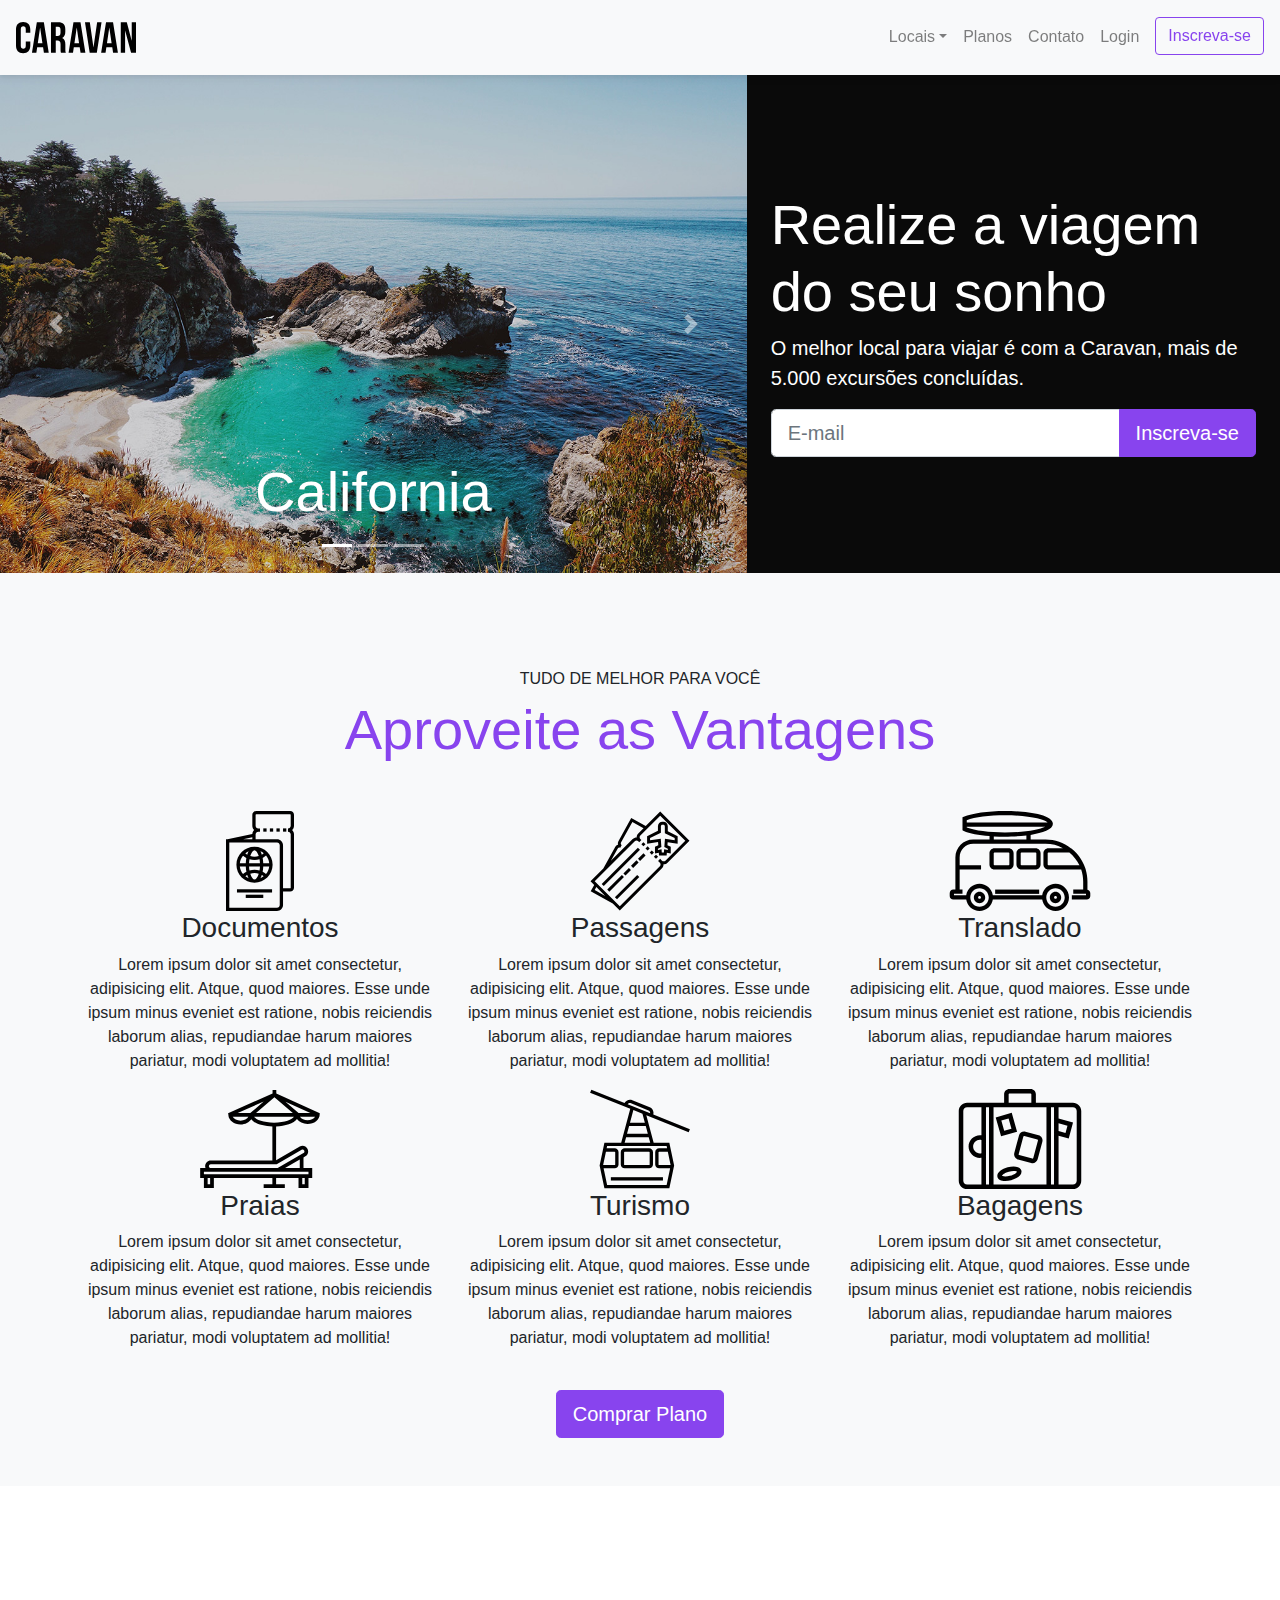
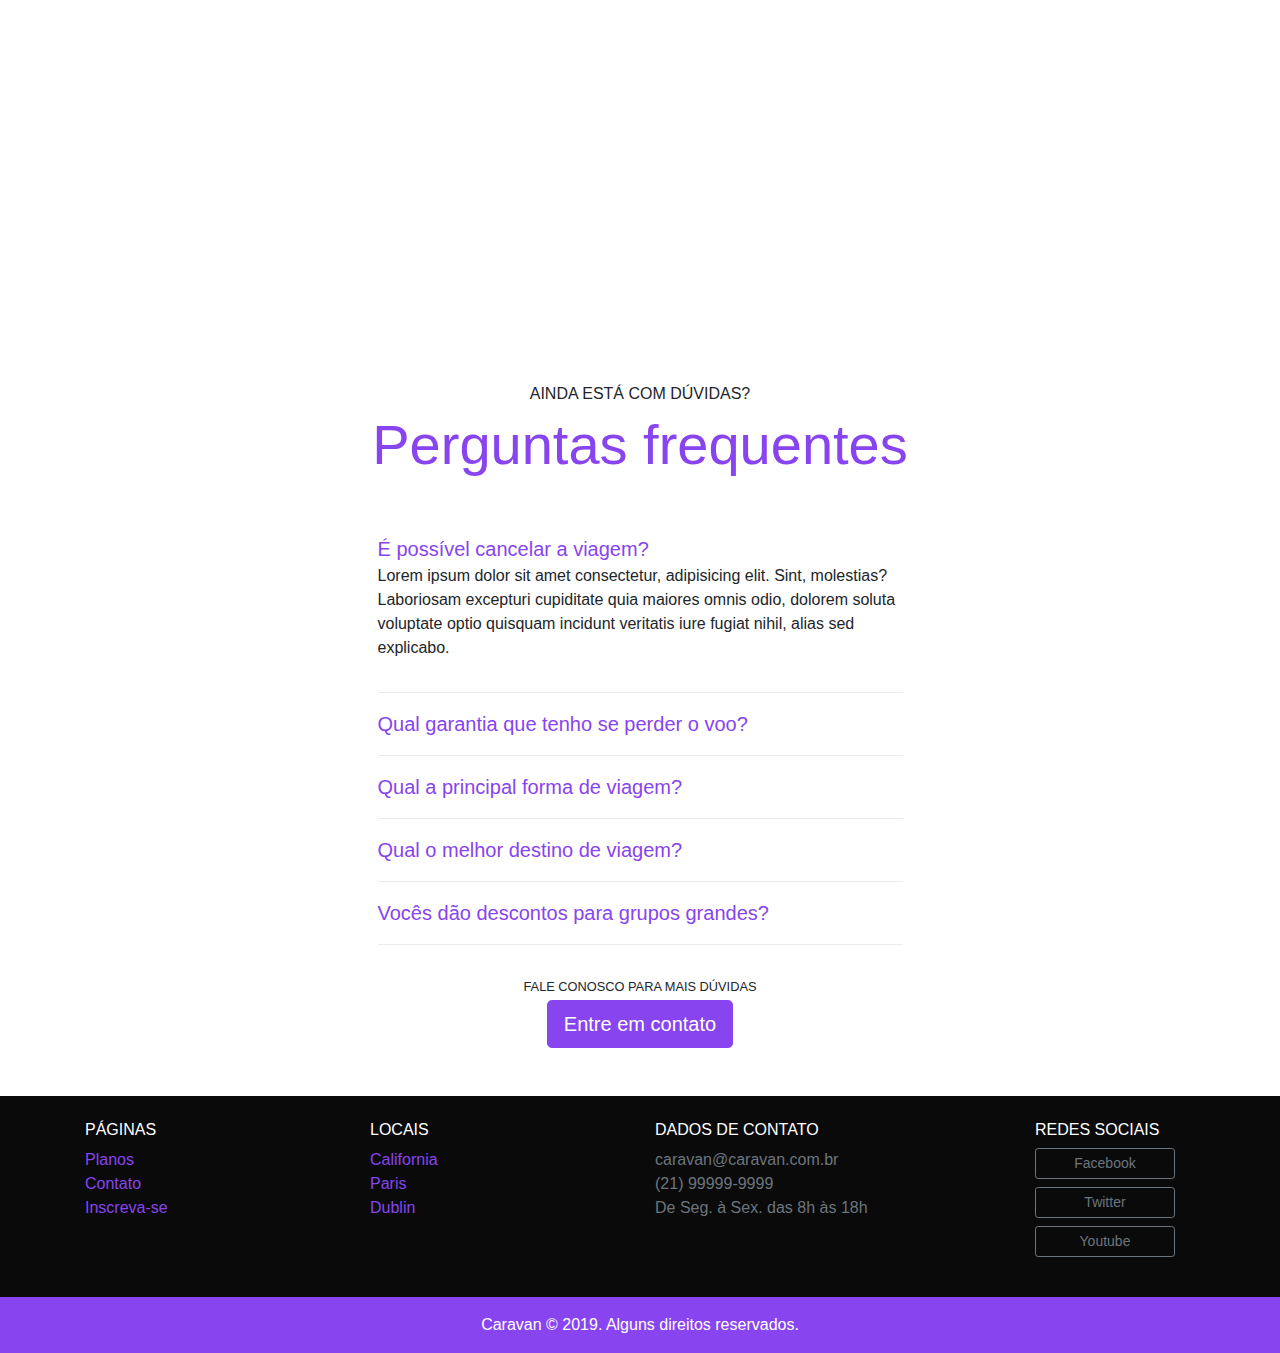
<file: index.html>
<!DOCTYPE html>
<html>
  <head>
    <title>Caravan</title>
    <meta charset="utf-8">
    <meta name="viewport" content="width=device-width, initial-scale=1, shrink-to-fit=no">
    <link rel="stylesheet" href="assets/css/bootstrap.css">
    <link rel="stylesheet" href="assets/css/style.css">
  </head>

  <body>
    <!-- Modal -->
    <div class="modal fade" id="login-modal" tabindex="-1" role="dialog" aria-labelledby="modal-login-titulo" aria-hidden="true">
      <div class="modal-dialog" role="document">
        <div class="modal-content">
          <div class="modal-header">
            <h5 class="modal-title" id="modal-login-titulo">Entre na sua conta</h5>
            <button type="button" class="close" data-dismiss="modal" aria-label="Close">
              <span aria-hidden="true">&times;</span>
            </button>
          </div>
          <div class="modal-body">
            <form>
              <div class="form-group">
                <label for="loginEmail1">Email</label>
                <input type="email" class="form-control" id="loginEmail1">
              </div>
              <div class="form-group">
                <label for="loginSenha">Password</label>
                <input type="password" class="form-control" id="loginSenha">
              </div>
              <button type="submit" class="btn btn-primary">Entrar</button>
              <small class="form-text text-muted">Esqueceu a senha? <a href="#">Clique aqui.</a></small>
            </form>
          </div>
        </div>
      </div>
    </div>
    <!-- Fecha Modal -->
   
    <!-- Inicio Menu -->
    <nav class="navbar navbar-expand-md navbar-light bg-light fixed-top py-3 box-shadow">
      <a class="navbar-brand" href="index.html">
        <img src="assets/img/caravan.svg" alt="Caravan">
      </a>
      
      <button class="navbar-toggler" type="button" data-toggle="collapse" data-target="#navbarSupportedContent" aria-controls="navbarSupportedContent" aria-expanded="false" aria-label="Abrir navegação">
        <span class="navbar-toggler-icon"></span>
      </button>

      <div class="collapse navbar-collapse" id="navbarSupportedContent">
        <ul class="navbar-nav ml-auto">
          <li class="nav-item dropdown">
            <a class="nav-link dropdown-toggle" href="#" id="locaisDropdown" role="button" data-toggle="dropdown" aria-haspopup="true" aria-expanded="false">Locais</a>
            <div class="dropdown-menu" aria-labelledby="locaisDropdown">
              <a class="dropdown-item" href="locais.html">California</a>
              <a class="dropdown-item" href="locais.html">Paris</a>
              <a class="dropdown-item" href="locais.html">Dublin</a>
            </div>
          </li>
          <li class="nav-item">
            <a class="nav-link" href="planos.html">Planos</a>
          </li>
          <li class="nav-item">
            <a class="nav-link" href="contato.html">Contato</a>
          </li>
          <li class="nav-item">
            <a class="nav-link" href="#" data-toggle="modal" data-target="#login-modal">Login</a>
          </li>
          <li class="nav-item">
            <a class="btn btn-outline-primary ml-md-2" href="inscricao.html">Inscreva-se</a>
          </li>
    
        </ul>
      </div>
    </nav>
    <!-- Fim Menu -->

    <section class="container-fluid">
      <div class="row bg-dark text-white">
          <div class="col-lg-7 p-0">
            <div id="carouselCidades" class="carousel slide" data-ride="carousel">
              <ol class="carousel-indicators">
                <li data-target="#carouselCidades" data-slide-to="0" class="active"></li>
                <li data-target="#carouselCidades" data-slide-to="1"></li>
                <li data-target="#carouselCidades" data-slide-to="2"></li>
              </ol>
              <div class="carousel-inner">
                <div class="carousel-item active">
                  <img src="assets/img/california.jpg" class="d-block w-100" alt="California">
                  <div class="carousel-caption">
                    <h3 class="display-4">California</h3>
                  </div>
                </div>
                <div class="carousel-item">
                  <img src="assets/img/paris.jpg" class="d-block w-100" alt="Paris">
                  <div class="carousel-caption">
                    <h3 class="display-4">Paris</h3>
                  </div>
                </div>
                <div class="carousel-item">
                  <img src="assets/img/dublin.jpg" class="d-block w-100" alt="Dublin">
                  <div class="carousel-caption">
                    <h3 class="display-4">Dublin</h3>
                  </div>
                </div>
              </div>
              <a class="carousel-control-prev" href="#carouselCidades" role="button" data-slide="prev">
                <span class="carousel-control-prev-icon" aria-hidden="true"></span>
                <span class="sr-only">Anterior</span>
              </a>
              <a class="carousel-control-next" href="#carouselCidades" role="button" data-slide="next">
                <span class="carousel-control-next-icon" aria-hidden="true"></span>
                <span class="sr-only">Proximo</span>
              </a>
            </div>
          </div>
          
          <div class="col-lg-5 p-4 align-self-center">
            <h1 class="display-4">Realize a viagem do seu sonho</h1>
            <p class="lead">O melhor local para viajar é com a Caravan, mais de 5.000 excursões concluídas.</p>
            <form action="">
              <div class="input-group input-group-lg">
                  <input type="text" class="form-control" placeholder="E-mail" aria-label="E-mail" aria-describedby="button-addon2">
                  <div class="input-group-append">
                    <button class="btn btn-primary" type="button" id="button-addon2">Inscreva-se</button>
                  </div>
              </div>
            </form>
          </div>
      </div>
    </section>

    <section class="py-5 bg-light text-center">
      <div class="container">
        <div class="my-5">
          <span class="h6 uppercase d-block">Tudo de melhor para você</span>
          <h2 class="display-4 text-primary">Aproveite as Vantagens</h2>
        </div>

        <div class="row">
          <div class="col-xl-4 col-md-6">
            <div class="icone d-flex justify-content-center">
              <img src="assets/img/icones/passaporte.svg" alt="Passaporte">
            </div>
            <h3>Documentos</h3>
            <p>Lorem ipsum dolor sit amet consectetur, adipisicing elit. Atque, quod maiores. Esse unde ipsum minus eveniet est ratione, nobis reiciendis laborum alias, repudiandae harum maiores pariatur, modi voluptatem ad mollitia!</p>
          </div>

          <div class="col-xl-4 col-md-6">
            <div class="icone d-flex justify-content-center">
              <img src="assets/img/icones/passagens.svg" alt="Passagens">
            </div>
            <h3>Passagens</h3>
            <p>Lorem ipsum dolor sit amet consectetur, adipisicing elit. Atque, quod maiores. Esse unde ipsum minus eveniet est ratione, nobis reiciendis laborum alias, repudiandae harum maiores pariatur, modi voluptatem ad mollitia!</p>
          </div>

          <div class="col-xl-4 col-md-6">
            <div class="icone d-flex justify-content-center">
              <img src="assets/img/icones/translado.svg" alt="Translado">
            </div>
            <h3>Translado</h3>
            <p>Lorem ipsum dolor sit amet consectetur, adipisicing elit. Atque, quod maiores. Esse unde ipsum minus eveniet est ratione, nobis reiciendis laborum alias, repudiandae harum maiores pariatur, modi voluptatem ad mollitia!</p>
          </div>

          <div class="col-xl-4 col-md-6">
            <div class="icone d-flex justify-content-center">
              <img src="assets/img/icones/praias.svg" alt="Praias">
            </div>
            <h3>Praias</h3>
            <p>Lorem ipsum dolor sit amet consectetur, adipisicing elit. Atque, quod maiores. Esse unde ipsum minus eveniet est ratione, nobis reiciendis laborum alias, repudiandae harum maiores pariatur, modi voluptatem ad mollitia!</p>
          </div>
  
          <div class="col-xl-4 col-md-6">
            <div class="icone d-flex justify-content-center">
              <img src="assets/img/icones/turismo.svg" alt="Turismo">
            </div>
            <h3>Turismo</h3>
            <p>Lorem ipsum dolor sit amet consectetur, adipisicing elit. Atque, quod maiores. Esse unde ipsum minus eveniet est ratione, nobis reiciendis laborum alias, repudiandae harum maiores pariatur, modi voluptatem ad mollitia!</p>
          </div>
  
          <div class="col-xl-4 col-md-6">
            <div class="icone d-flex justify-content-center">
              <img src="assets/img/icones/bagagens.svg" alt="Bagagens">
            </div>
            <h3>Bagagens</h3>
            <p>Lorem ipsum dolor sit amet consectetur, adipisicing elit. Atque, quod maiores. Esse unde ipsum minus eveniet est ratione, nobis reiciendis laborum alias, repudiandae harum maiores pariatur, modi voluptatem ad mollitia!</p>
          </div>
        </div>

        <div>
          <a href="planos.html" class="btn btn-primary btn-lg mt-4">Comprar Plano</a>
        </div>
      </div>
    </section>

    <section id="home-quote" class="p-md-5">
      <blockquote class="blockquote text-center text-white p-md-5 p-3">
        <p class="display-4"><em>"A felicidade não está na estrada que leva a algum lugar. A felicidade é a própria estrada."</em></p>
        <footer class="blockquote-footer text-white">Bob Dylan</footer>
      </blockquote>
    </section>

    <section class="container">
      <div class="container">
        <div class="my-5 text-center">
          <span class="h6 uppercase d-block">Ainda está com dúvidas?</span>
          <h2 class="display-4 text-primary">Perguntas frequentes</h2>
        </div>

        <div class="row justify-content-center">
          <div class="col-md-6" id="perguntas-frequentes" data-children=".pergunta">
            <div class="pergunta py-2">
              <a href="#pergunta-1" class="lead" data-toggle="collapse" data-parent="#perguntas-frequentes" aria-expanded="true" aria-controls="pergunta-1">É possível cancelar a viagem?</a>
              <div id="pergunta-1" class="collapse show" role="tabpanel">
                <p>Lorem ipsum dolor sit amet consectetur, adipisicing elit. Sint, molestias? Laboriosam excepturi cupiditate quia maiores omnis odio, dolorem soluta voluptate optio quisquam incidunt veritatis iure fugiat nihil, alias sed explicabo.</p>
              </div>
            </div>

            <div class="dropdown-divider"></div>

            <div class="pergunta py-2">
              <a href="#pergunta-2" class="lead" data-toggle="collapse" data-parent="#perguntas-frequentes" aria-expanded="true" aria-controls="pergunta-2">Qual garantia que tenho se perder o voo?</a>
              <div id="pergunta-2" class="collapse" role="tabpanel">
                <p>Lorem ipsum dolor sit amet consectetur, adipisicing elit. Sint, molestias? Laboriosam excepturi cupiditate quia maiores omnis odio, dolorem soluta voluptate optio quisquam incidunt veritatis iure fugiat nihil, alias sed explicabo.</p>
              </div>
            </div>

            <div class="dropdown-divider"></div>

            <div class="pergunta py-2">
              <a href="#pergunta-3" class="lead" data-toggle="collapse" data-parent="#perguntas-frequentes" aria-expanded="true" aria-controls="pergunta-3">Qual a principal forma de viagem?</a>
              <div id="pergunta-3" class="collapse" role="tabpanel">
                <p>Lorem ipsum dolor sit amet consectetur, adipisicing elit. Sint, molestias? Laboriosam excepturi cupiditate quia maiores omnis odio, dolorem soluta voluptate optio quisquam incidunt veritatis iure fugiat nihil, alias sed explicabo.</p>
              </div>
            </div>

            <div class="dropdown-divider"></div>

            <div class="pergunta py-2">
              <a href="#pergunta-4" class="lead" data-toggle="collapse" data-parent="#perguntas-frequentes" aria-expanded="true" aria-controls="pergunta-4">Qual o melhor destino de viagem?</a>
              <div id="pergunta-4" class="collapse" role="tabpanel">
                <p>Lorem ipsum dolor sit amet consectetur, adipisicing elit. Sint, molestias? Laboriosam excepturi cupiditate quia maiores omnis odio, dolorem soluta voluptate optio quisquam incidunt veritatis iure fugiat nihil, alias sed explicabo.</p>
              </div>
            </div>

            <div class="dropdown-divider"></div>

            <div class="pergunta py-2">
              <a href="#pergunta-5" class="lead" data-toggle="collapse" data-parent="#perguntas-frequentes" aria-expanded="true" aria-controls="pergunta-45">Vocês dão descontos para grupos grandes?</a>
              <div id="pergunta-5" class="collapse" role="tabpanel">
                <p>Lorem ipsum dolor sit amet consectetur, adipisicing elit. Sint, molestias? Laboriosam excepturi cupiditate quia maiores omnis odio, dolorem soluta voluptate optio quisquam incidunt veritatis iure fugiat nihil, alias sed explicabo.</p>
              </div>
            </div>

            <div class="dropdown-divider"></div>
          </div>
        </div>
      </div>

      <div class="text-center my-4">
        <p class="uppercase small m-1">Fale conosco para mais dúvidas</p>
        <a href="contato" class="btn btn-primary btn-lg">Entre em contato</a>
      </div>
    </section>

    <!-- Inicio Footer -->
    <footer class="bg-dark text-white mt-5">
      <div class="container py-4">
        <div class="row">
          <div class="col-md-3 col-6">
            <h4 class="h6 uppercase">Páginas</h4>
            <ul class="list-unstyled">
              <li><a href="planos.html">Planos</a></li>
              <li><a href="contato.html">Contato</a></li>
              <li><a href="inscricao.html">Inscreva-se</a></li>
            </ul>
          </div>

          <div class="col-md-3 col-6">
            <h4 class="h6 uppercase">Locais</h4>
            <ul class="list-unstyled">
              <li><a href="local.html">California</a></li>
              <li><a href="local.html">Paris</a></li>
              <li><a href="local.html">Dublin</a></li>
            </ul>
          </div>

          <div class="col-md-4">
            <h4 class="h6 uppercase">Dados de contato</h4>
            <ul class="list-unstyled text-secondary">
              <li>caravan@caravan.com.br</li>
              <li>(21) 99999-9999</li>
              <li>De Seg. à Sex. das 8h às 18h</li>
            </ul>
          </div>

          <div class="col-md-2">
            <h4 class="h6 uppercase">Redes sociais</h4>
            <ul class="list-unstyled">
              <li><a href="#" class="btn btn-outline-secondary btn-block btn-sm mb-2" style="max-width: 140px;">Facebook</a></li>
              <li><a href="#" class="btn btn-outline-secondary btn-block btn-sm mb-2" style="max-width: 140px;">Twitter</a></li>
              <li><a href="#" class="btn btn-outline-secondary btn-block btn-sm mb-2" style="max-width: 140px;">Youtube</a></li>
            </ul>
          </div>
        </div>
      </div>

      <div class="bg-primary text-center py-3">
        <p class="mb-0">Caravan &copy; 2019. Alguns direitos reservados.</p>
      </div>
    </footer>
    <!-- Fim Footer -->

    <script type="text/javascript" src="assets/js/jquery-3.3.1.slim.min.js"></script>
    <script type="text/javascript" src="assets/js/popper.min.js"></script>
    <script type="text/javascript" src="assets/js/bootstrap.js"></script>
    <script type="text/javascript" src="assets/js/app.js"></script>
  </body>
</html>
</file>
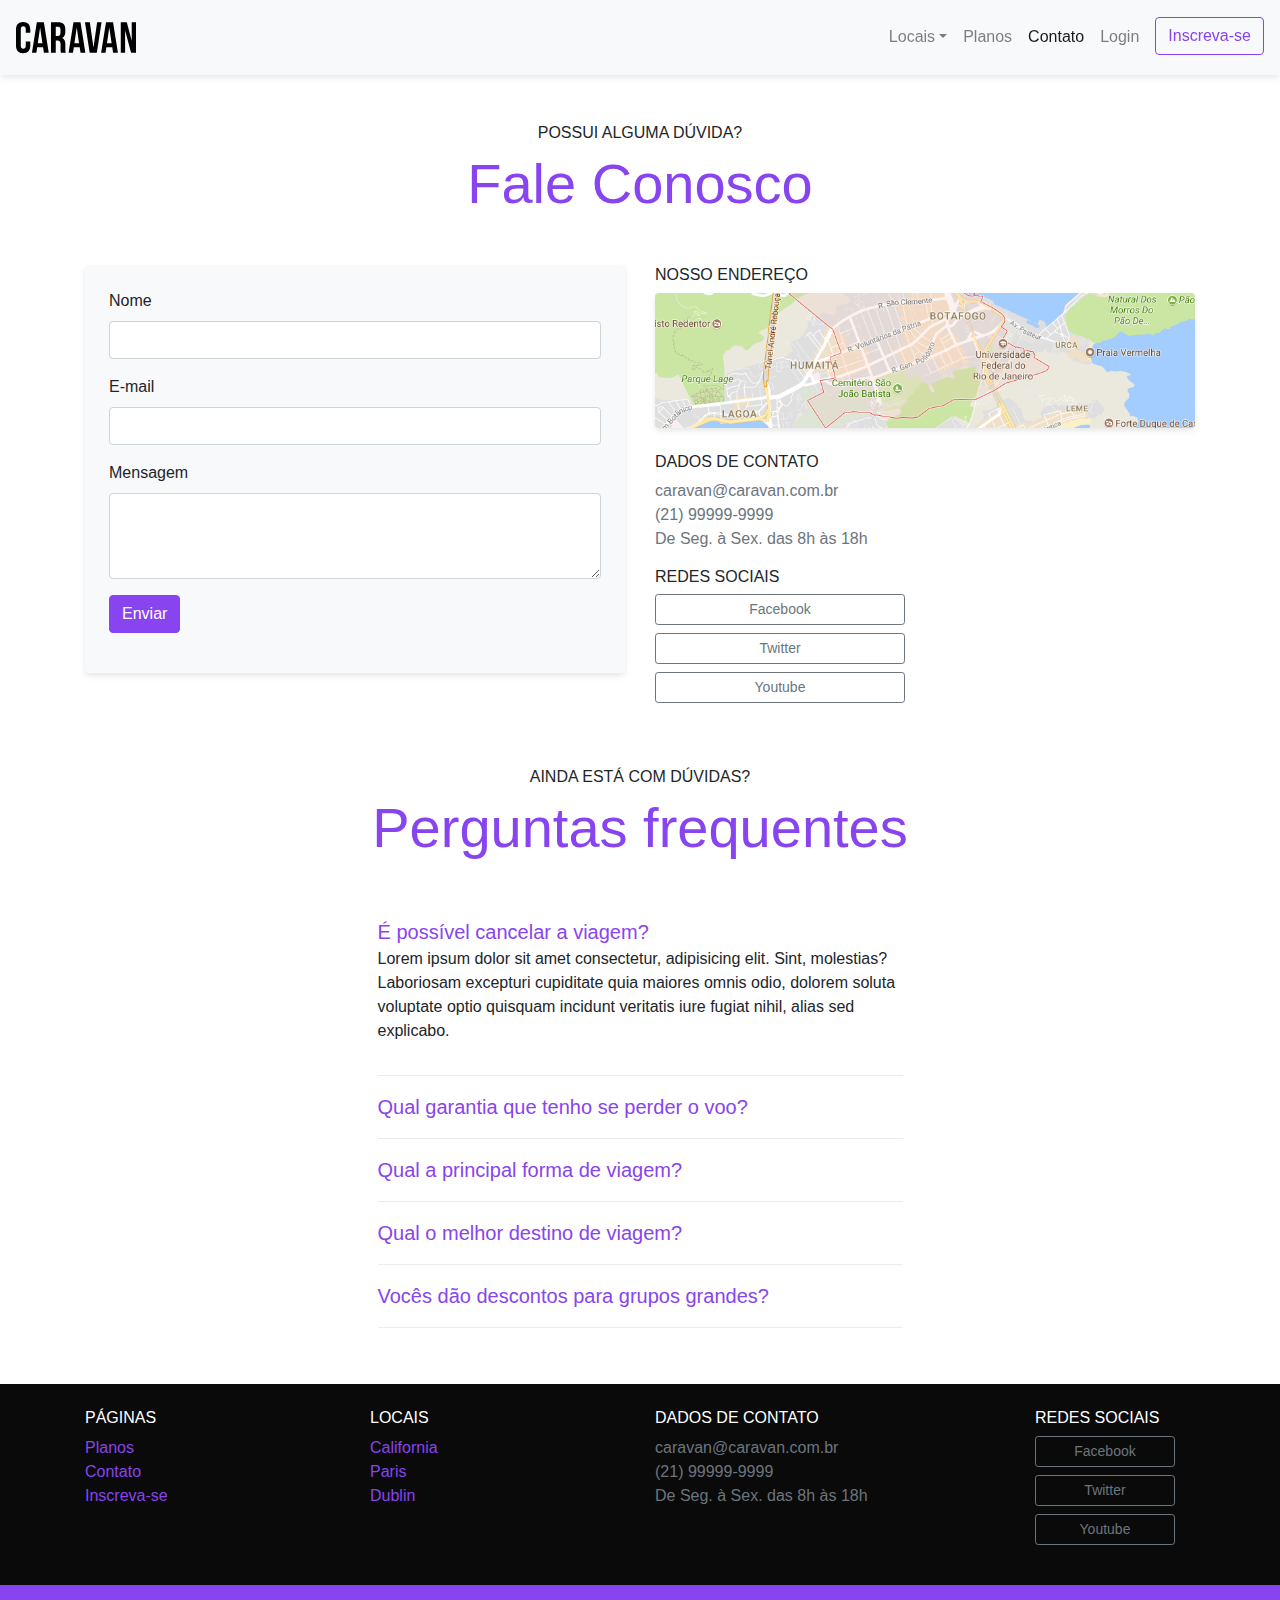
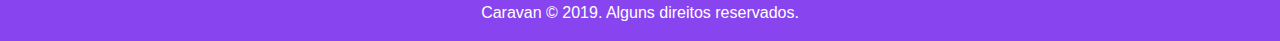
<file: contato.html>
<!DOCTYPE html>
<html>
  <head>
    <title>Caravan | Contato</title>
    <meta charset="utf-8">
    <meta name="viewport" content="width=device-width, initial-scale=1, shrink-to-fit=no">
    <link rel="stylesheet" href="assets/css/bootstrap.css">
    <link rel="stylesheet" href="assets/css/style.css">
  </head>

  <body>
    <!-- Modal -->
    <div class="modal fade" id="login-modal" tabindex="-1" role="dialog" aria-labelledby="modal-login-titulo" aria-hidden="true">
      <div class="modal-dialog" role="document">
        <div class="modal-content">
          <div class="modal-header">
            <h5 class="modal-title" id="modal-login-titulo">Entre na sua conta</h5>
            <button type="button" class="close" data-dismiss="modal" aria-label="Close">
              <span aria-hidden="true">&times;</span>
            </button>
          </div>
          <div class="modal-body">
            <form>
              <div class="form-group">
                <label for="loginEmail1">Email</label>
                <input type="email" class="form-control" id="loginEmail1">
              </div>
              <div class="form-group">
                <label for="loginSenha">Password</label>
                <input type="password" class="form-control" id="loginSenha">
              </div>
              <button type="submit" class="btn btn-primary">Entrar</button>
              <small class="form-text text-muted">Esqueceu a senha? <a href="#">Clique aqui.</a></small>
            </form>
          </div>
        </div>
      </div>
    </div>
    <!-- Fecha Modal -->
   
    <!-- Inicio Menu -->
    <nav class="navbar navbar-expand-md navbar-light bg-light fixed-top py-3 box-shadow">
      <a class="navbar-brand" href="index.html">
        <img src="assets/img/caravan.svg" alt="Caravan">
      </a>
      
      <button class="navbar-toggler" type="button" data-toggle="collapse" data-target="#navbarSupportedContent" aria-controls="navbarSupportedContent" aria-expanded="false" aria-label="Abrir navegação">
        <span class="navbar-toggler-icon"></span>
      </button>

      <div class="collapse navbar-collapse" id="navbarSupportedContent">
        <ul class="navbar-nav ml-auto">
          <li class="nav-item dropdown">
            <a class="nav-link dropdown-toggle" href="#" id="locaisDropdown" role="button" data-toggle="dropdown" aria-haspopup="true" aria-expanded="false">Locais</a>
            <div class="dropdown-menu" aria-labelledby="locaisDropdown">
              <a class="dropdown-item" href="locais.html">California</a>
              <a class="dropdown-item" href="locais.html">Paris</a>
              <a class="dropdown-item" href="locais.html">Dublin</a>
            </div>
          </li>
          <li class="nav-item">
            <a class="nav-link" href="planos.html">Planos</a>
          </li>
          <li class="nav-item">
            <a class="nav-link active" href="contato.html">Contato</a>
          </li>
          <li class="nav-item">
            <a class="nav-link" href="#" data-toggle="modal" data-target="#login-modal">Login</a>
          </li>
          <li class="nav-item">
            <a class="btn btn-outline-primary ml-md-2" href="inscricao.html">Inscreva-se</a>
          </li>
    
        </ul>
      </div>
    </nav>
    <!-- Fim Menu -->

    <section class="container">
      <div class="my-5 text-center">
        <span class="h6 uppercase d-block">Possui alguma dúvida?</span>
        <h1 class="display-4 text-primary">Fale Conosco</h1>
      </div>

      <div class="row">
        <div class="col-lg mb-4">
          <form action="" method="post" class="bg-light rounded p-4 box-shadow">
            <div class="form-group">
              <label for="nome-cliente">Nome</label>
              <input type="text" class="form-control" id="nome-cliente" name="nome-cliente">
            </div>
            <div class="form-group">
              <label for="email-cliente">E-mail</label>
              <input type="email" class="form-control" id="email-cliente" name="email-cliente">
            </div>
            <div class="form-group">
              <label for="mensagem-cliente">Mensagem</label>
              <textarea class="form-control" id="mensagem-cliente" name="mensagem-cliente" rows="3"></textarea>
            </div>
            <button type="submit" class="btn btn-primary mb-3">Enviar</button>
          </form>
        </div>

        <div class="col-lg" id="endereco">
            <h2 class="h6 uppercase">Nosso endereço</h2>
            <a href="#"><img class="img-fluid rounded box-shadow mb-4" src="assets/img/mapa.png" alt="Mapa"></a>

            <h2 class="h6 uppercase">Dados de contato</h2>
            <ul class="list-unstyled text-secondary">
              <li>caravan@caravan.com.br</li>
              <li>(21) 99999-9999</li>
              <li>De Seg. à Sex. das 8h às 18h</li>
            </ul>
    
            <h2 class="h6 uppercase">Redes sociais</h2>
            <ul class="list-unstyled" style="max-width: 250px;">
              <li><a href="#" class="btn btn-outline-secondary btn-block btn-sm mb-2">Facebook</a></li>
              <li><a href="#" class="btn btn-outline-secondary btn-block btn-sm mb-2">Twitter</a></li>
              <li><a href="#" class="btn btn-outline-secondary btn-block btn-sm mb-2">Youtube</a></li>
          </ul>
        </div>
      </div>
    </section>

    <section class="container">
      <div class="container">
        <div class="my-5 text-center">
          <span class="h6 uppercase d-block">Ainda está com dúvidas?</span>
          <h2 class="display-4 text-primary">Perguntas frequentes</h2>
        </div>

        <div class="row justify-content-center">
          <div class="col-md-6" id="perguntas-frequentes" data-children=".pergunta">
            <div class="pergunta py-2">
              <a href="#pergunta-1" class="lead" data-toggle="collapse" data-parent="#perguntas-frequentes" aria-expanded="true" aria-controls="pergunta-1">É possível cancelar a viagem?</a>
              <div id="pergunta-1" class="collapse show" role="tabpanel">
                <p>Lorem ipsum dolor sit amet consectetur, adipisicing elit. Sint, molestias? Laboriosam excepturi cupiditate quia maiores omnis odio, dolorem soluta voluptate optio quisquam incidunt veritatis iure fugiat nihil, alias sed explicabo.</p>
              </div>
            </div>

            <div class="dropdown-divider"></div>

            <div class="pergunta py-2">
              <a href="#pergunta-2" class="lead" data-toggle="collapse" data-parent="#perguntas-frequentes" aria-expanded="true" aria-controls="pergunta-2">Qual garantia que tenho se perder o voo?</a>
              <div id="pergunta-2" class="collapse" role="tabpanel">
                <p>Lorem ipsum dolor sit amet consectetur, adipisicing elit. Sint, molestias? Laboriosam excepturi cupiditate quia maiores omnis odio, dolorem soluta voluptate optio quisquam incidunt veritatis iure fugiat nihil, alias sed explicabo.</p>
              </div>
            </div>

            <div class="dropdown-divider"></div>

            <div class="pergunta py-2">
              <a href="#pergunta-3" class="lead" data-toggle="collapse" data-parent="#perguntas-frequentes" aria-expanded="true" aria-controls="pergunta-3">Qual a principal forma de viagem?</a>
              <div id="pergunta-3" class="collapse" role="tabpanel">
                <p>Lorem ipsum dolor sit amet consectetur, adipisicing elit. Sint, molestias? Laboriosam excepturi cupiditate quia maiores omnis odio, dolorem soluta voluptate optio quisquam incidunt veritatis iure fugiat nihil, alias sed explicabo.</p>
              </div>
            </div>

            <div class="dropdown-divider"></div>

            <div class="pergunta py-2">
              <a href="#pergunta-4" class="lead" data-toggle="collapse" data-parent="#perguntas-frequentes" aria-expanded="true" aria-controls="pergunta-4">Qual o melhor destino de viagem?</a>
              <div id="pergunta-4" class="collapse" role="tabpanel">
                <p>Lorem ipsum dolor sit amet consectetur, adipisicing elit. Sint, molestias? Laboriosam excepturi cupiditate quia maiores omnis odio, dolorem soluta voluptate optio quisquam incidunt veritatis iure fugiat nihil, alias sed explicabo.</p>
              </div>
            </div>

            <div class="dropdown-divider"></div>

            <div class="pergunta py-2">
              <a href="#pergunta-5" class="lead" data-toggle="collapse" data-parent="#perguntas-frequentes" aria-expanded="true" aria-controls="pergunta-45">Vocês dão descontos para grupos grandes?</a>
              <div id="pergunta-5" class="collapse" role="tabpanel">
                <p>Lorem ipsum dolor sit amet consectetur, adipisicing elit. Sint, molestias? Laboriosam excepturi cupiditate quia maiores omnis odio, dolorem soluta voluptate optio quisquam incidunt veritatis iure fugiat nihil, alias sed explicabo.</p>
              </div>
            </div>

            <div class="dropdown-divider"></div>
          </div>
        </div>
      </div>

    </section>

    <!-- Inicio Footer -->
    <footer class="bg-dark text-white mt-5">
      <div class="container py-4">
        <div class="row">
          <div class="col-md-3 col-6">
            <h4 class="h6 uppercase">Páginas</h4>
            <ul class="list-unstyled">
              <li><a href="planos.html">Planos</a></li>
              <li><a href="contato.html">Contato</a></li>
              <li><a href="inscricao.html">Inscreva-se</a></li>
            </ul>
          </div>

          <div class="col-md-3 col-6">
            <h4 class="h6 uppercase">Locais</h4>
            <ul class="list-unstyled">
              <li><a href="local.html">California</a></li>
              <li><a href="local.html">Paris</a></li>
              <li><a href="local.html">Dublin</a></li>
            </ul>
          </div>

          <div class="col-md-4">
            <h4 class="h6 uppercase">Dados de contato</h4>
            <ul class="list-unstyled text-secondary">
              <li>caravan@caravan.com.br</li>
              <li>(21) 99999-9999</li>
              <li>De Seg. à Sex. das 8h às 18h</li>
            </ul>
          </div>

          <div class="col-md-2">
            <h4 class="h6 uppercase">Redes sociais</h4>
            <ul class="list-unstyled">
              <li><a href="#" class="btn btn-outline-secondary btn-block btn-sm mb-2" style="max-width: 140px;">Facebook</a></li>
              <li><a href="#" class="btn btn-outline-secondary btn-block btn-sm mb-2" style="max-width: 140px;">Twitter</a></li>
              <li><a href="#" class="btn btn-outline-secondary btn-block btn-sm mb-2" style="max-width: 140px;">Youtube</a></li>
            </ul>
          </div>
        </div>
      </div>

      <div class="bg-primary text-center py-3">
        <p class="mb-0">Caravan &copy; 2019. Alguns direitos reservados.</p>
      </div>
    </footer>
    <!-- Fim Footer -->

    <script type="text/javascript" src="assets/js/jquery-3.3.1.slim.min.js"></script>
    <script type="text/javascript" src="assets/js/popper.min.js"></script>
    <script type="text/javascript" src="assets/js/bootstrap.js"></script>
    <script type="text/javascript" src="assets/js/app.js"></script>
  </body>
</html>
</file>
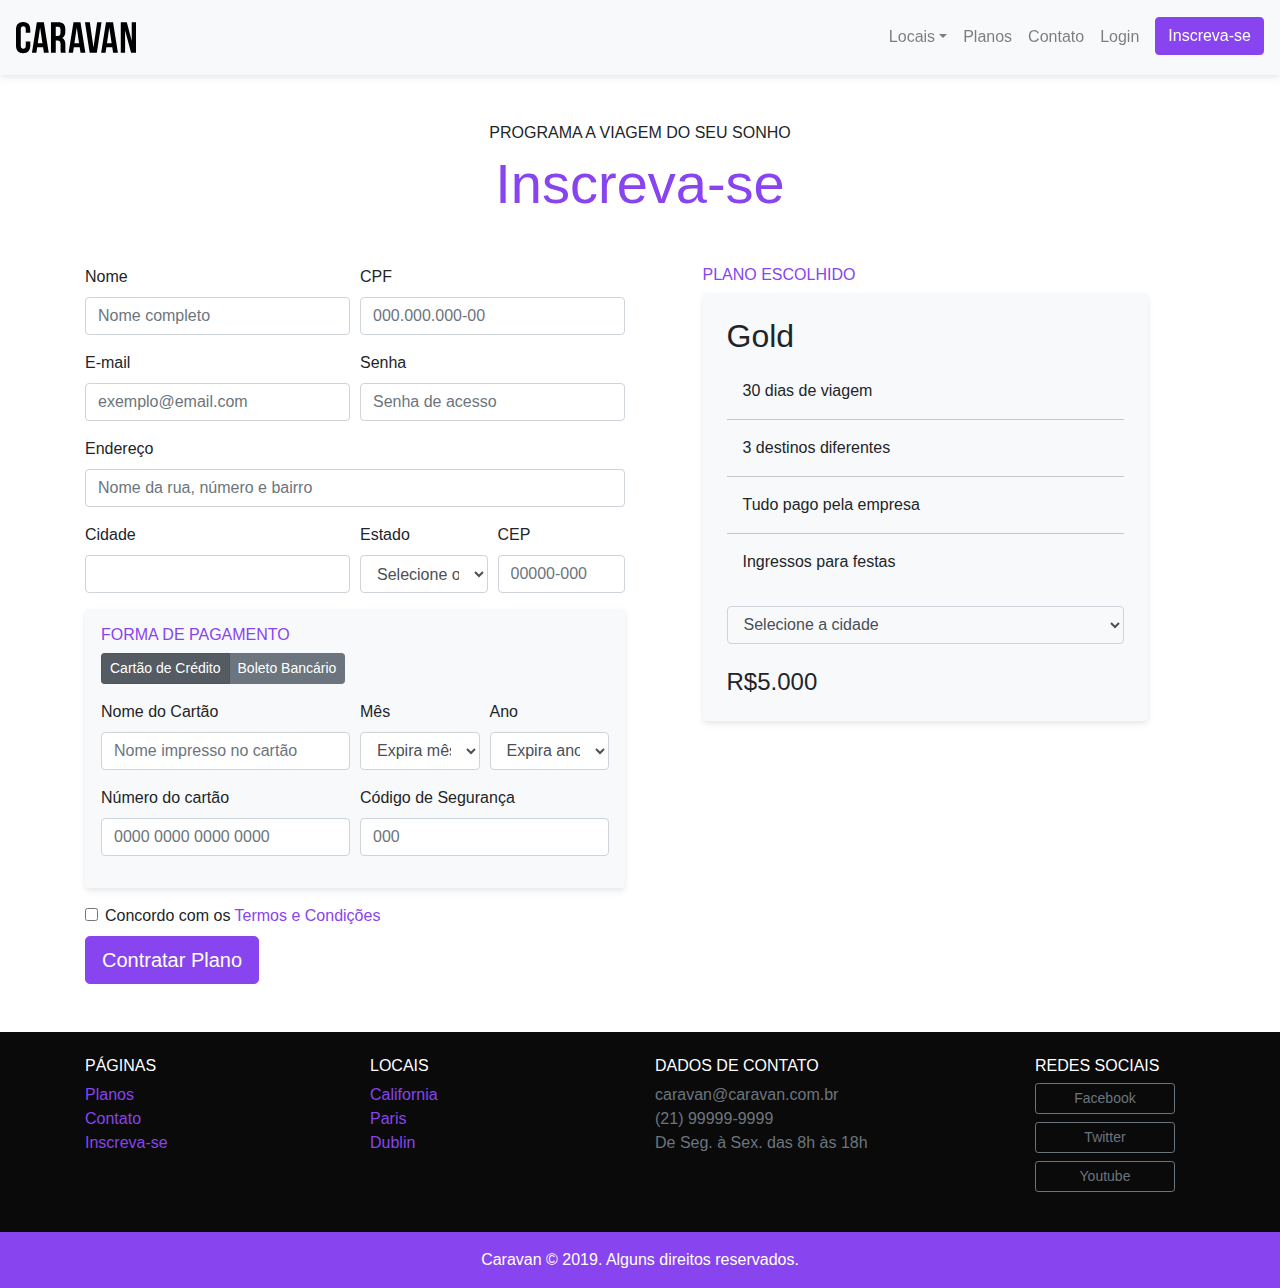
<file: inscricao.html>
<!DOCTYPE html>
<html>
  <head>
    <title>Caravan | Inscrição</title>
    <meta charset="utf-8">
    <meta name="viewport" content="width=device-width, initial-scale=1, shrink-to-fit=no">
    <link rel="stylesheet" href="assets/css/bootstrap.css">
    <link rel="stylesheet" href="assets/css/style.css">
  </head>

  <body>
    <!-- Modal -->
    <div class="modal fade" id="login-modal" tabindex="-1" role="dialog" aria-labelledby="modal-login-titulo" aria-hidden="true">
      <div class="modal-dialog" role="document">
        <div class="modal-content">
          <div class="modal-header">
            <h5 class="modal-title" id="modal-login-titulo">Entre na sua conta</h5>
            <button type="button" class="close" data-dismiss="modal" aria-label="Close">
              <span aria-hidden="true">&times;</span>
            </button>
          </div>
          <div class="modal-body">
            <form>
              <div class="form-group">
                <label for="loginEmail1">Email</label>
                <input type="email" class="form-control" id="loginEmail1">
              </div>
              <div class="form-group">
                <label for="loginSenha">Password</label>
                <input type="password" class="form-control" id="loginSenha">
              </div>
              <button type="submit" class="btn btn-primary">Entrar</button>
              <small class="form-text text-muted">Esqueceu a senha? <a href="#">Clique aqui.</a></small>
            </form>
          </div>
        </div>
      </div>
    </div>
    <!-- Fecha Modal -->
   
    <!-- Inicio Menu -->
    <nav class="navbar navbar-expand-md navbar-light bg-light fixed-top py-3 box-shadow">
      <a class="navbar-brand" href="index.html">
        <img src="assets/img/caravan.svg" alt="Caravan">
      </a>
      
      <button class="navbar-toggler" type="button" data-toggle="collapse" data-target="#navbarSupportedContent" aria-controls="navbarSupportedContent" aria-expanded="false" aria-label="Abrir navegação">
        <span class="navbar-toggler-icon"></span>
      </button>

      <div class="collapse navbar-collapse" id="navbarSupportedContent">
        <ul class="navbar-nav ml-auto">
          <li class="nav-item dropdown">
            <a class="nav-link dropdown-toggle" href="#" id="locaisDropdown" role="button" data-toggle="dropdown" aria-haspopup="true" aria-expanded="false">Locais</a>
            <div class="dropdown-menu" aria-labelledby="locaisDropdown">
              <a class="dropdown-item" href="locais.html">California</a>
              <a class="dropdown-item" href="locais.html">Paris</a>
              <a class="dropdown-item" href="locais.html">Dublin</a>
            </div>
          </li>
          <li class="nav-item">
            <a class="nav-link" href="planos.html">Planos</a>
          </li>
          <li class="nav-item">
            <a class="nav-link" href="contato.html">Contato</a>
          </li>
          <li class="nav-item">
            <a class="nav-link" href="#" data-toggle="modal" data-target="#login-modal">Login</a>
          </li>
          <li class="nav-item">
            <a class="btn btn-outline-primary ml-md-2 active" href="inscricao.html">Inscreva-se</a>
          </li>
    
        </ul>
      </div>
    </nav>
    <!-- Fim Menu -->

    <section class="container">
      <div class="my-5 text-center">
        <span class="h6 uppercase d-block">Programa a viagem do seu sonho</span>
        <h1 class="display-4 text-primary">Inscreva-se</h1>
			</div>
			
			<div class="row">
				<form action="" class="col-lg-6">
					<div class="form-row">
						<div class="form-group col-md-6">
							<label for="inputNome">Nome</label>
							<input type="text" class="form-control" id="inputNome" name="inputNome" placeholder="Nome completo">
						</div>
						<div class="form-group col-md-6">
							<label for="inputCpf">CPF</label>
							<input type="text" class="form-control" id="inputCpf" name="inputCpf" placeholder="000.000.000-00">
						</div>
						<div class="form-group col-md-6">
							<label for="inputEmail">E-mail</label>
							<input type="email" class="form-control" id="inputEmail" name="inputEmail" placeholder="exemplo@email.com">
						</div>
						<div class="form-group col-md-6">
							<label for="inputSenha">Senha</label>
							<input type="password" class="form-control" id="inputSenha" name="inputSenha" placeholder="Senha de acesso">
						</div>
						<div class="form-group col-md-12">
							<label for="inputEndereco">Endereço</label>
							<input type="text" class="form-control" id="inputEndereco" name="inputEndereco" placeholder="Nome da rua, número e bairro">
						</div>
						<div class="form-group col-md-6">
							<label for="inputCidade">Cidade</label>
							<input type="text" class="form-control" id="inputCidade" name="inputCidade">
						</div>
						<div class="form-group col-md-3 col-6">
							<label for="inputEstado">Estado</label>
							<select id="inputEstado" name="inputEstado" class="form-control">
									<option>Selecione o Estado</option>
									<option value="AC">Acre</option>
									<option value="AL">Alagoas</option>
									<option value="AP">Amapá</option>
									<option value="AM">Amazonas</option>
									<option value="BA">Bahia</option>
									<option value="CE">Ceará</option>
									<option value="DF">Distrito Federal</option>
									<option value="ES">Espírito Santo</option>
									<option value="GO">Goiás</option>
									<option value="MA">Maranhão</option>
									<option value="MT">Mato Grosso</option>
									<option value="MS">Mato Grosso do Sul</option>
									<option value="MG">Minas Gerais</option>
									<option value="PA">Pará</option>
									<option value="PB">Paraíba</option>
									<option value="PR">Paraná</option>
									<option value="PE">Pernambuco</option>
									<option value="PI">Piauí</option>
									<option value="RJ">Rio de Janeiro</option>
									<option value="RN">Rio Grande do Norte</option>
									<option value="RS">Rio Grande do Sul</option>
									<option value="RO">Rondônia</option>
									<option value="RR">Roraima</option>
									<option value="SC">Santa Catarina</option>
									<option value="SP">São Paulo</option>
									<option value="SE">Sergipe</option>
									<option value="TO">Tocantins</option>
							</select>
						</div>
						<div class="form-group col-md-3 col-6">
							<label for="inputCep">CEP</label>
							<input type="text" class="form-control" id="inputCep" name="inputCep" placeholder="00000-000">
						</div>
					</div>

					<div class="bg-light rounded box-shadow p-3 form-group">
						<h2 class="h6 text-primary uppercase">Forma de pagamento</h2>
						<nav class="nav btn-group mb-3" id="formaPagamento" role="tablist">
							<button class="btn btn-secondary btn-sm active" id="nav-cartao-tab" data-toggle="tab" href="#nav-cartao" role="tab" aria-controls="nav-cartao" aria-selected="true">Cartão de Crédito</button>
							<button class="btn btn-secondary btn-sm" id="nav-boleto-tab" data-toggle="tab" href="#nav-boleto" role="tab" aria-controls="nav-boleto" aria-selected="false">Boleto Bancário</button>
						</nav>
						<div class="tab-content" id="formaPagamentoConteudo">
							<div class="tab-pane fade show active" id="nav-cartao" role="tabpanel" aria-labelledby="nav-cartao-tab">
								<div class="form-row">
									<div class="form-group col-md-6">
										<label for="inputNomeCartao">Nome do Cartão</label>
										<input type="text" class="form-control" id="inputNomeCartao" name="inputNomeCartao" placeholder="Nome impresso no cartão">
									</div>
									<div class="form-group col-md-3 col-6">
										<label for="inputMes">Mês</label>
										<select id="inputMes" name="inputMes" class="form-control">
													<option>Expira mês</option>
													<option value="01">Janeiro</option>
													<option value="02">Fevereiro</option>
													<option value="03">Março</option>
													<option value="04">Abril</option>
													<option value="05">Maio</option>
													<option value="06">Junho</option>
													<option value="07">Julho</option>
													<option value="08">Agosto</option>
													<option value="09">Setembro</option>
													<option value="10">Outubro</option>
													<option value="11">Novembro</option>
													<option value="12">Dezembro</option>
										</select>
									</div>
									<div class="form-group col-md-3 col-6">
										<label for="inputAno">Ano</label>
										<select id="inputAno" name="inputAno" class="form-control">
												<option>Expira ano</option>
												<option value="2019">2019</option>
												<option value="2020">2020</option>
												<option value="2021">2021</option>
												<option value="2022">2022</option>
										</select>
									</div>
									<div class="form-group col-md-6">
										<label for="inputNumeroCartao">Número do cartão</label>
										<input type="text" class="form-control" id="inputNumeroCartao" name="inputNumeroCartao" placeholder="0000 0000 0000 0000">
									</div>
									<div class="form-group col-md-6">
										<label for="inputCodigo">Código de Segurança</label>
										<input type="text" class="form-control" id="inputCodigo" name="inputCodigo" placeholder="000">
									</div>
								</div>
							</div>

							<div class="tab-pane fade show" id="nav-boleto" role="tabpanel" aria-labelledby="nav-boleto-tab">
									<p>Clique em contratar o plano que enviaremos um boleto para o seu e-mail.</p>
								</div>
						</div>
					</div>

					<div class="form-check">
						<input class="form-check-input" type="checkbox" value="" id="defaultCheck1">
						<label class="form-check-label" for="defaultCheck1">
							Concordo com os <a href="#">Termos e Condições</a>
						</label>
					</div>

					<button type="submit" class="btn btn-primary btn-lg mt-2">Contratar Plano</button>
				</form>

				<div class="col-lg-5 mx-auto order-first order-lg-1 mb-5">
					<h2 class="h6 text-primary uppercase">Plano escolhido</h2>
					<div class="bg-light rounded p-4 box-shadow">
						<h2>Gold</h2>
						<ul class="list-unstyled lista-plano">
							<li>30 dias de viagem</li>
							<li>3 destinos diferentes</li>
							<li>Tudo pago pela empresa</li>
							<li>Ingressos para festas</li>
						</ul>
						<form>
							<div class="form-group">
								<select class="form-control bg-light" id="inputCidades">
									<option>Selecione a cidade</option>
									<option>California</option>
									<option>Paris</option>
									<option>Dublin</option>
								</select>
							</div>
						</form>
						<div class="row mt-4">
							<div class="col">
								<span class="h4">R$5.000</span>
							</div>
						</div>
					</div>
				</div>
			</div>
		</section>

    <!-- Inicio Footer -->
    <footer class="bg-dark text-white mt-5">
      <div class="container py-4">
        <div class="row">
          <div class="col-md-3 col-6">
            <h4 class="h6 uppercase">Páginas</h4>
            <ul class="list-unstyled">
              <li><a href="planos.html">Planos</a></li>
              <li><a href="contato.html">Contato</a></li>
              <li><a href="inscricao.html">Inscreva-se</a></li>
            </ul>
          </div>

          <div class="col-md-3 col-6">
            <h4 class="h6 uppercase">Locais</h4>
            <ul class="list-unstyled">
              <li><a href="local.html">California</a></li>
              <li><a href="local.html">Paris</a></li>
              <li><a href="local.html">Dublin</a></li>
            </ul>
          </div>

          <div class="col-md-4">
            <h4 class="h6 uppercase">Dados de contato</h4>
            <ul class="list-unstyled text-secondary">
              <li>caravan@caravan.com.br</li>
              <li>(21) 99999-9999</li>
              <li>De Seg. à Sex. das 8h às 18h</li>
            </ul>
          </div>

          <div class="col-md-2">
            <h4 class="h6 uppercase">Redes sociais</h4>
            <ul class="list-unstyled">
              <li><a href="#" class="btn btn-outline-secondary btn-block btn-sm mb-2" style="max-width: 140px;">Facebook</a></li>
              <li><a href="#" class="btn btn-outline-secondary btn-block btn-sm mb-2" style="max-width: 140px;">Twitter</a></li>
              <li><a href="#" class="btn btn-outline-secondary btn-block btn-sm mb-2" style="max-width: 140px;">Youtube</a></li>
            </ul>
          </div>
        </div>
      </div>

      <div class="bg-primary text-center py-3">
				<p class="mb-0">Caravan &copy; 2019. Alguns direitos reservados.</p>
      </div>
    </footer>
    <!-- Fim Footer -->

    <script type="text/javascript" src="assets/js/jquery-3.3.1.slim.min.js"></script>
    <script type="text/javascript" src="assets/js/popper.min.js"></script>
    <script type="text/javascript" src="assets/js/bootstrap.js"></script>
    <script type="text/javascript" src="assets/js/app.js"></script>
  </body>
</html>
</file>
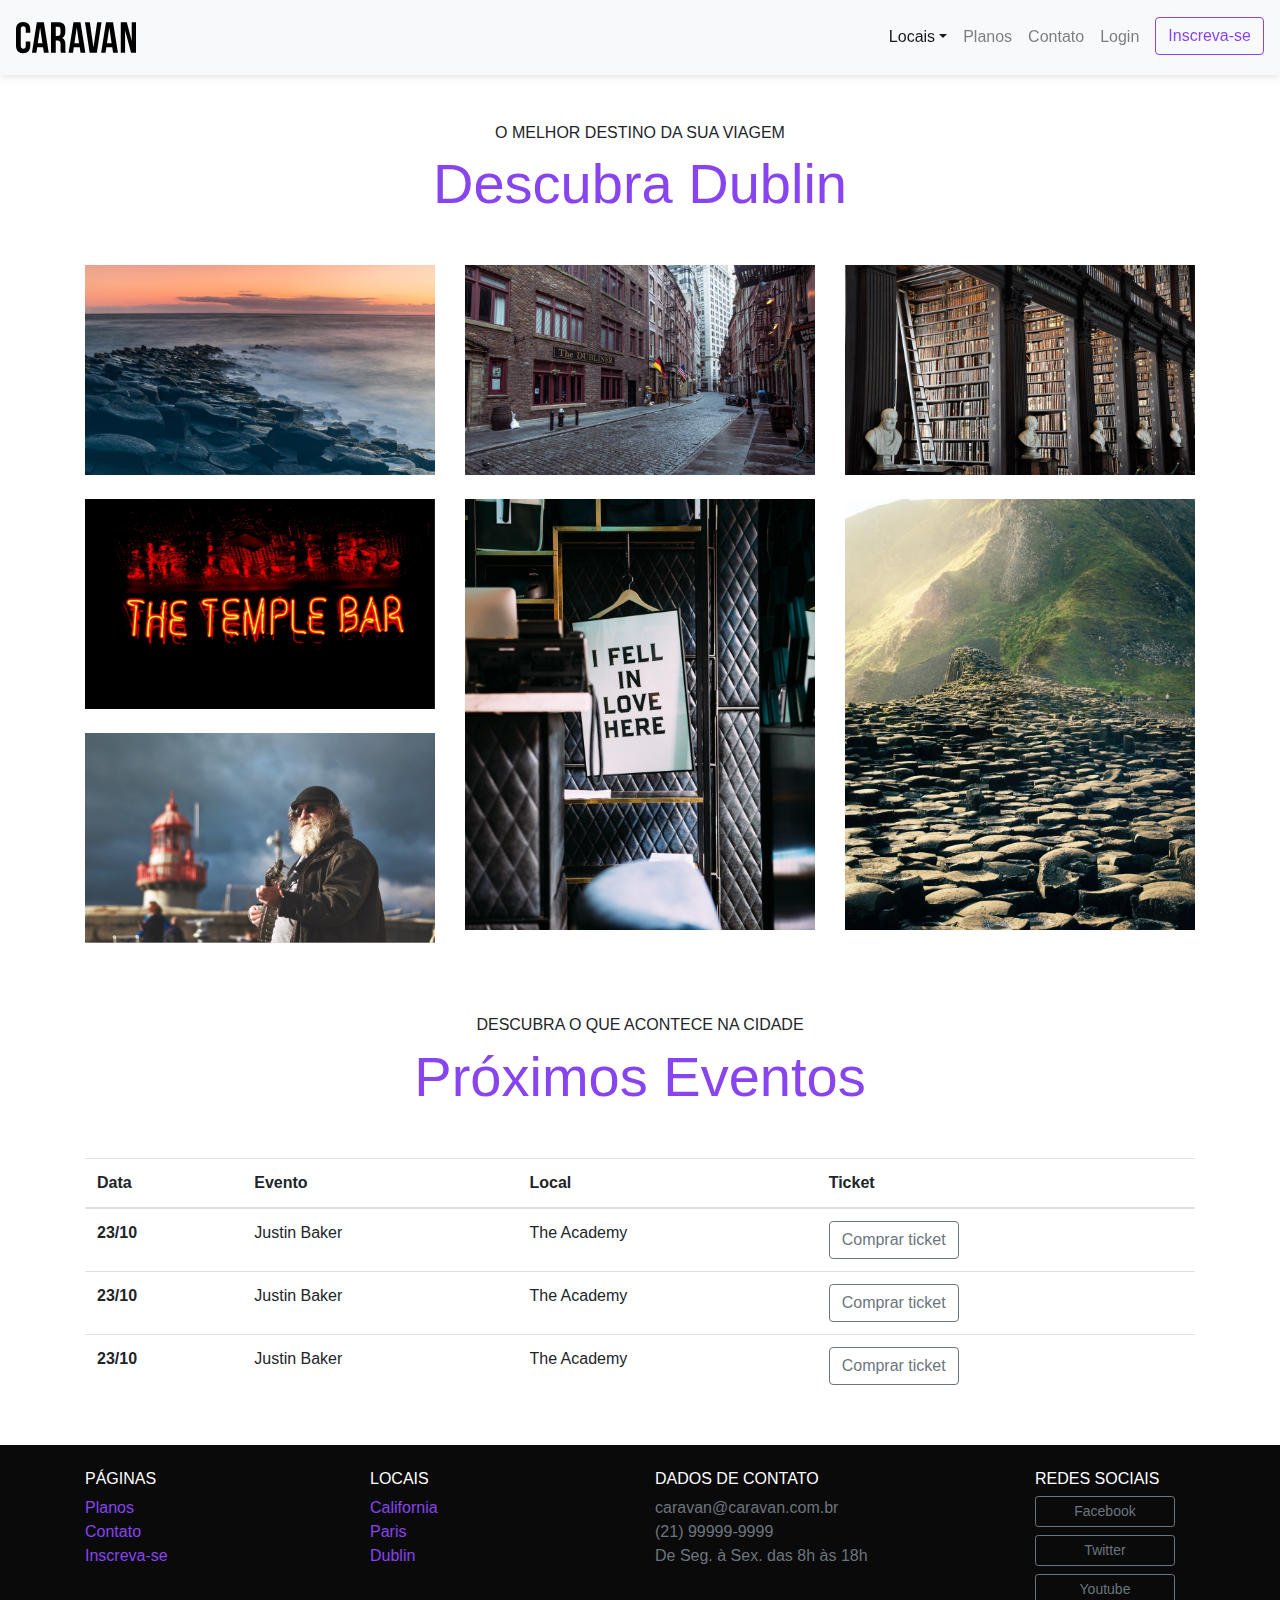
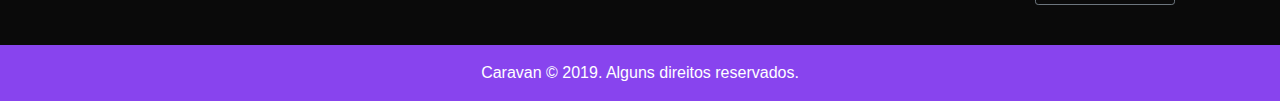
<file: locais.html>
<!DOCTYPE html>
<html>
  <head>
    <title>Caravan | Locais</title>
    <meta charset="utf-8">
    <meta name="viewport" content="width=device-width, initial-scale=1, shrink-to-fit=no">
    <link rel="stylesheet" href="assets/css/bootstrap.css">
    <link rel="stylesheet" href="assets/css/style.css">
  </head>

  <body>
    <!-- Modal -->
    <div class="modal fade" id="login-modal" tabindex="-1" role="dialog" aria-labelledby="modal-login-titulo" aria-hidden="true">
      <div class="modal-dialog" role="document">
        <div class="modal-content">
          <div class="modal-header">
            <h5 class="modal-title" id="modal-login-titulo">Entre na sua conta</h5>
            <button type="button" class="close" data-dismiss="modal" aria-label="Close">
              <span aria-hidden="true">&times;</span>
            </button>
          </div>
          <div class="modal-body">
            <form>
              <div class="form-group">
                <label for="loginEmail1">Email</label>
                <input type="email" class="form-control" id="loginEmail1">
              </div>
              <div class="form-group">
                <label for="loginSenha">Password</label>
                <input type="password" class="form-control" id="loginSenha">
              </div>
              <button type="submit" class="btn btn-primary">Entrar</button>
              <small class="form-text text-muted">Esqueceu a senha? <a href="#">Clique aqui.</a></small>
            </form>
          </div>
        </div>
      </div>
    </div>
    <!-- Fecha Modal -->

    <!-- Inicio Menu -->
    <nav class="navbar navbar-expand-md navbar-light bg-light fixed-top py-3 box-shadow">
      <a class="navbar-brand" href="index.html">
        <img src="assets/img/caravan.svg" alt="Caravan">
      </a>
      
      <button class="navbar-toggler" type="button" data-toggle="collapse" data-target="#navbarSupportedContent" aria-controls="navbarSupportedContent" aria-expanded="false" aria-label="Abrir navegação">
        <span class="navbar-toggler-icon"></span>
      </button>

      <div class="collapse navbar-collapse" id="navbarSupportedContent">
        <ul class="navbar-nav ml-auto">
          <li class="nav-item dropdown">
            <a class="nav-link dropdown-toggle active" href="#" id="locaisDropdown" role="button" data-toggle="dropdown" aria-haspopup="true" aria-expanded="false">Locais</a>
            <div class="dropdown-menu" aria-labelledby="locaisDropdown">
              <a class="dropdown-item" href="locais.html">California</a>
              <a class="dropdown-item" href="locais.html">Paris</a>
              <a class="dropdown-item" href="locais.html">Dublin</a>
            </div>
          </li>
          <li class="nav-item">
            <a class="nav-link" href="planos.html">Planos</a>
          </li>
          <li class="nav-item">
            <a class="nav-link" href="contato.html">Contato</a>
          </li>
          <li class="nav-item">
            <a class="nav-link" href="#" data-toggle="modal" data-target="#login-modal">Login</a>
          </li>
          <li class="nav-item">
            <a class="btn btn-outline-primary ml-md-2" href="inscricao.html">Inscreva-se</a>
          </li>
    
        </ul>
      </div>
    </nav>
    <!-- Fim Menu -->

    <section class="container">
      <div class="text-center my-5">
        <span class="h6 uppercase d-block">O melhor destino da sua viagem</span>
        <h2 class="display-4 text-primary">Descubra Dublin</h2>
      </div>

      <div class="row">
        <div class="col-md">
            <div class="item-expand mb-4">
                <img class="img-fluid img-expand" src="assets/img/local/foto-1.jpg" alt="Foto 1">
            </div>
            <div class="item-expand mb-4">
                <img class="img-fluid img-expand" src="assets/img/local/foto-2.jpg" alt="Foto 2">
            </div>
            <div class="item-expand mb-4">
                <img class="img-fluid img-expand" src="assets/img/local/foto-3.jpg" alt="Foto 3">
            </div>
        </div>

        <div class="col-md">
            <div class="item-expand mb-4">    
                <img class="img-fluid img-expand" src="assets/img/local/foto-4.jpg" alt="Foto 4">
            </div>
            <div class="item-expand mb-4">
                <img class="img-fluid img-expand" src="assets/img/local/foto-5.jpg" alt="Foto 5">
            </div>
        </div>

        <div class="col-md">
            <div class="item-expand mb-4">    
                <img class="img-fluid img-expand" src="assets/img/local/foto-6.jpg" alt="Foto 6">
            </div>
            <div class="item-expand mb-4">
                <img class="img-fluid img-expand" src="assets/img/local/foto-7.jpg" alt="Foto 7">
            </div>
        </div>
      </div>
    </section>

    <section class="container">
      <div class="text-center my-5">
        <span class="h6 uppercase d-block">Descubra o que acontece na cidade</span>
        <h2 class="display-4 text-primary">Próximos Eventos</h2>
      </div>

      <table class="table table-hover table-responsive-md">
        <thead>
          <tr>
            <th scope="col">Data</th>
            <th scope="col">Evento</th>
            <th scope="col">Local</th>
            <th scope="col">Ticket</th>
          </tr>
        </thead>
        <tbody>
          <tr>
            <th scope="row">23/10</th>
            <td>Justin Baker</td>
            <td>The Academy</td>
            <td><a href="#" class="btn btn-outline-secondary btn-small">Comprar ticket</a></td>
          </tr>
          <tr>
              <th scope="row">23/10</th>
              <td>Justin Baker</td>
              <td>The Academy</td>
              <td><a href="#" class="btn btn-outline-secondary btn-small">Comprar ticket</a></td>
          </tr>
          <tr>
              <th scope="row">23/10</th>
              <td>Justin Baker</td>
              <td>The Academy</td>
              <td><a href="#" class="btn btn-outline-secondary btn-small">Comprar ticket</a></td>
          </tr>
      </table>
    </section>

    <!-- Inicio Footer -->
    <footer class="bg-dark text-white mt-5">
      <div class="container py-4">
        <div class="row">
          <div class="col-md-3 col-6">
            <h4 class="h6 uppercase">Páginas</h4>
            <ul class="list-unstyled">
              <li><a href="planos.html">Planos</a></li>
              <li><a href="contato.html">Contato</a></li>
              <li><a href="inscricao.html">Inscreva-se</a></li>
            </ul>
          </div>

          <div class="col-md-3 col-6">
            <h4 class="h6 uppercase">Locais</h4>
            <ul class="list-unstyled">
              <li><a href="local.html">California</a></li>
              <li><a href="local.html">Paris</a></li>
              <li><a href="local.html">Dublin</a></li>
            </ul>
          </div>

          <div class="col-md-4">
            <h4 class="h6 uppercase">Dados de contato</h4>
            <ul class="list-unstyled text-secondary">
              <li>caravan@caravan.com.br</li>
              <li>(21) 99999-9999</li>
              <li>De Seg. à Sex. das 8h às 18h</li>
            </ul>
          </div>

          <div class="col-md-2">
            <h4 class="h6 uppercase">Redes sociais</h4>
            <ul class="list-unstyled">
              <li><a href="#" class="btn btn-outline-secondary btn-block btn-sm mb-2" style="max-width: 140px;">Facebook</a></li>
              <li><a href="#" class="btn btn-outline-secondary btn-block btn-sm mb-2" style="max-width: 140px;">Twitter</a></li>
              <li><a href="#" class="btn btn-outline-secondary btn-block btn-sm mb-2" style="max-width: 140px;">Youtube</a></li>
            </ul>
          </div>
        </div>
      </div>

      <div class="bg-primary text-center py-3">
        <p class="mb-0">Caravan &copy; 2019. Alguns direitos reservados.</p>
      </div>
    </footer>
    <!-- Fim Footer -->
    
    <script type="text/javascript" src="assets/js/jquery-3.3.1.slim.min.js"></script>
    <script type="text/javascript" src="assets/js/popper.min.js"></script>
    <script type="text/javascript" src="assets/js/bootstrap.js"></script>
    <script type="text/javascript" src="assets/js/app.js"></script>
  </body>
</html>
</file>
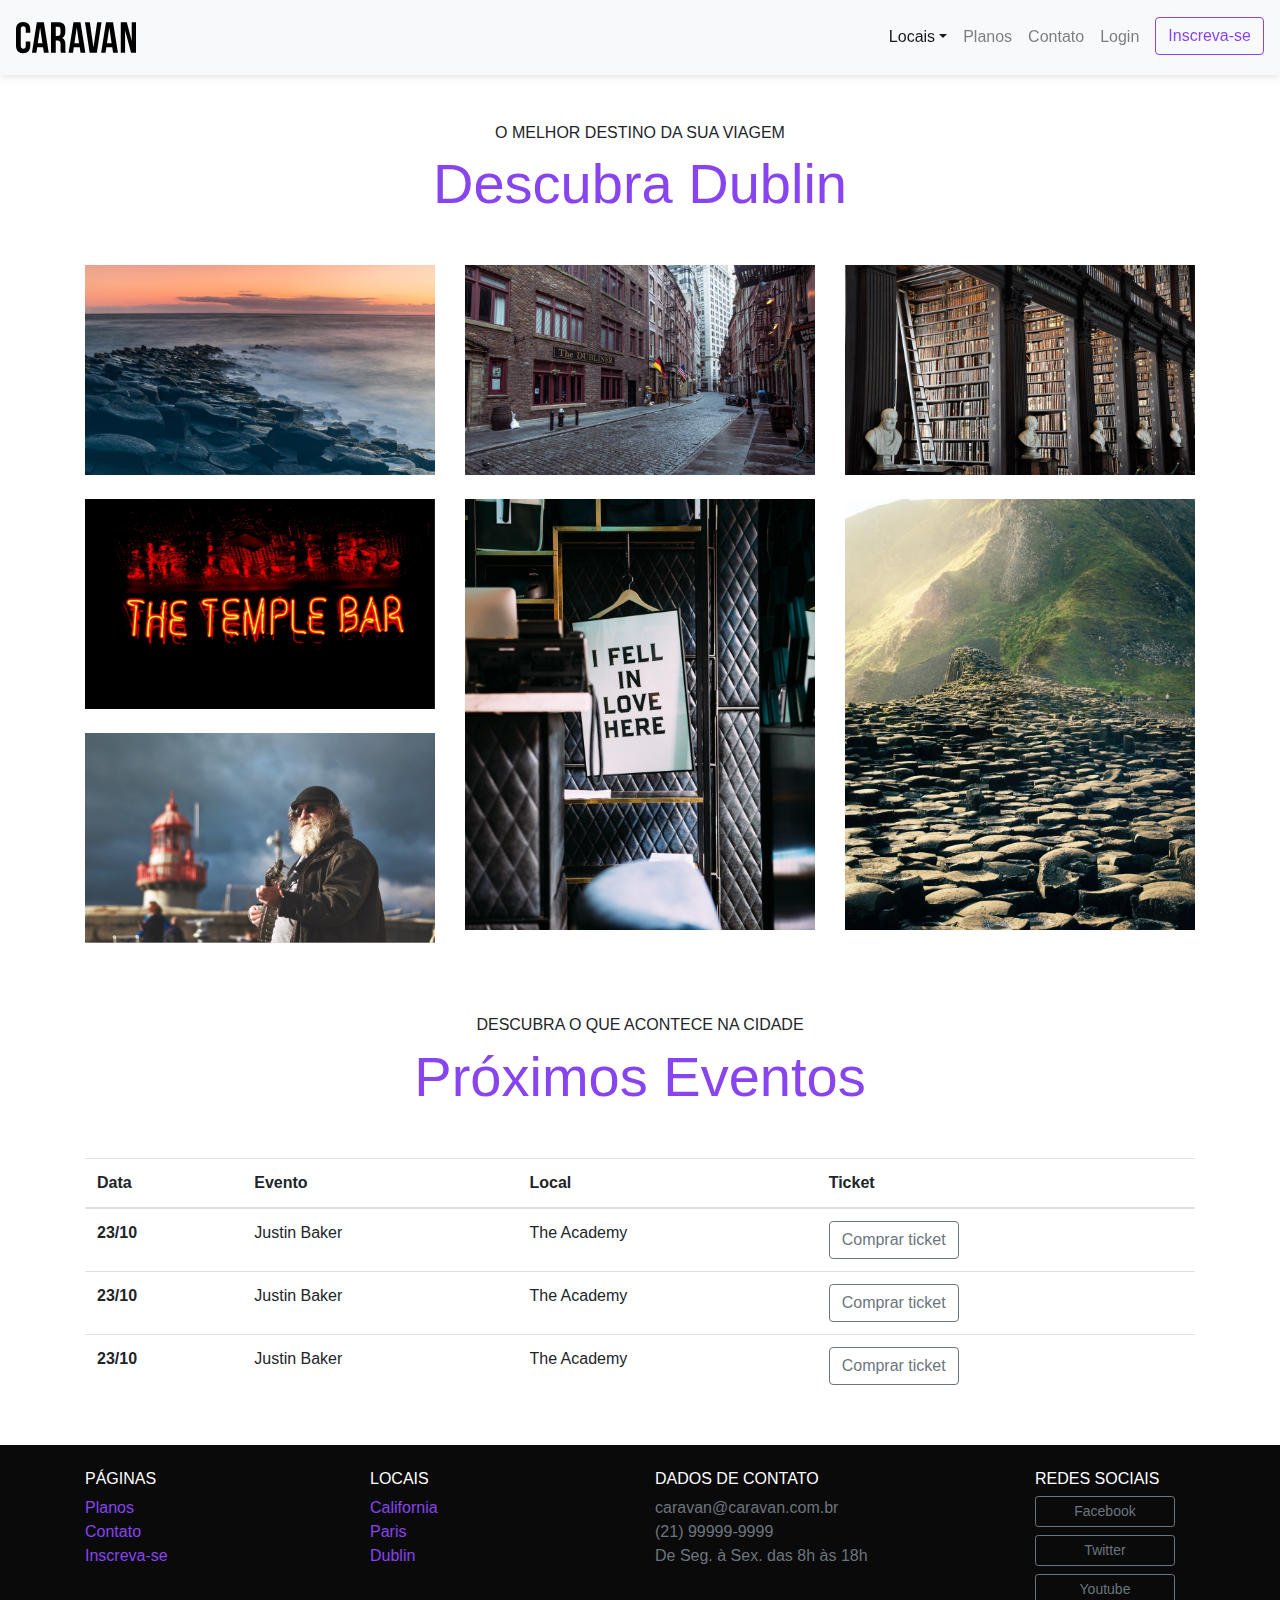
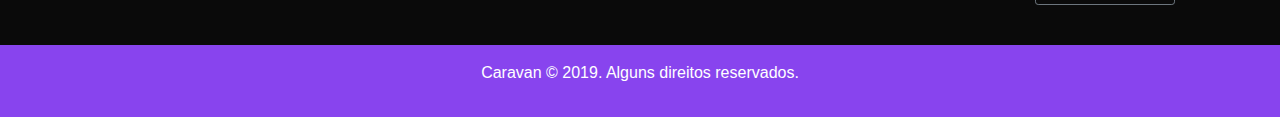
<file: local.html>
<!DOCTYPE html>
<html>
  <head>
    <title>Caravan | Local</title>
    <meta charset="utf-8">
    <meta name="viewport" content="width=device-width, initial-scale=1, shrink-to-fit=no">
    <link rel="stylesheet" href="assets/css/bootstrap.css">
    <link rel="stylesheet" href="assets/css/style.css">
  </head>

  <body>
    <!-- Modal -->
    <div class="modal fade" id="login-modal" tabindex="-1" role="dialog" aria-labelledby="modal-login-titulo" aria-hidden="true">
      <div class="modal-dialog" role="document">
        <div class="modal-content">
          <div class="modal-header">
            <h5 class="modal-title" id="modal-login-titulo">Entre na sua conta</h5>
            <button type="button" class="close" data-dismiss="modal" aria-label="Close">
              <span aria-hidden="true">&times;</span>
            </button>
          </div>
          <div class="modal-body">
            <form>
              <div class="form-group">
                <label for="loginEmail1">Email</label>
                <input type="email" class="form-control" id="loginEmail1">
              </div>
              <div class="form-group">
                <label for="loginSenha">Password</label>
                <input type="password" class="form-control" id="loginSenha">
              </div>
              <button type="submit" class="btn btn-primary">Entrar</button>
              <small class="form-text text-muted">Esqueceu a senha? <a href="#">Clique aqui.</a></small>
            </form>
          </div>
        </div>
      </div>
    </div>
    <!-- Fecha Modal -->

    <!-- Inicio Menu -->
    <nav class="navbar navbar-expand-md navbar-light bg-light fixed-top py-3 box-shadow">
      <a class="navbar-brand" href="index.html">
        <img src="assets/img/caravan.svg" alt="Caravan">
      </a>
      
      <button class="navbar-toggler" type="button" data-toggle="collapse" data-target="#navbarSupportedContent" aria-controls="navbarSupportedContent" aria-expanded="false" aria-label="Abrir navegação">
        <span class="navbar-toggler-icon"></span>
      </button>

      <div class="collapse navbar-collapse" id="navbarSupportedContent">
        <ul class="navbar-nav ml-auto">
          <li class="nav-item dropdown">
            <a class="nav-link dropdown-toggle active" href="#" id="locaisDropdown" role="button" data-toggle="dropdown" aria-haspopup="true" aria-expanded="false">Locais</a>
            <div class="dropdown-menu" aria-labelledby="locaisDropdown">
              <a class="dropdown-item" href="locais.html">California</a>
              <a class="dropdown-item" href="locais.html">Paris</a>
              <a class="dropdown-item" href="locais.html">Dublin</a>
            </div>
          </li>
          <li class="nav-item">
            <a class="nav-link" href="planos.html">Planos</a>
          </li>
          <li class="nav-item">
            <a class="nav-link" href="contato.html">Contato</a>
          </li>
          <li class="nav-item">
            <a class="nav-link" href="#" data-toggle="modal" data-target="#login-modal">Login</a>
          </li>
          <li class="nav-item">
            <a class="btn btn-outline-primary ml-md-2" href="inscricao.html">Inscreva-se</a>
          </li>
    
        </ul>
      </div>
    </nav>
    <!-- Fim Menu -->

    <section class="container">
      <div class="text-center my-5">
        <span class="h6 uppercase d-block">O melhor destino da sua viagem</span>
        <h2 class="display-4 text-primary">Descubra Dublin</h2>
      </div>

      <div class="row">
        <div class="col-md">
            <div class="item-expand mb-4">
                <img class="img-fluid img-expand" src="assets/img/local/foto-1.jpg" alt="Foto 1">
            </div>
            <div class="item-expand mb-4">
                <img class="img-fluid img-expand" src="assets/img/local/foto-2.jpg" alt="Foto 2">
            </div>
            <div class="item-expand mb-4">
                <img class="img-fluid img-expand" src="assets/img/local/foto-3.jpg" alt="Foto 3">
            </div>
        </div>

        <div class="col-md">
            <div class="item-expand mb-4">    
                <img class="img-fluid img-expand" src="assets/img/local/foto-4.jpg" alt="Foto 4">
            </div>
            <div class="item-expand mb-4">
                <img class="img-fluid img-expand" src="assets/img/local/foto-5.jpg" alt="Foto 5">
            </div>
        </div>

        <div class="col-md">
            <div class="item-expand mb-4">    
                <img class="img-fluid img-expand" src="assets/img/local/foto-6.jpg" alt="Foto 6">
            </div>
            <div class="item-expand mb-4">
                <img class="img-fluid img-expand" src="assets/img/local/foto-7.jpg" alt="Foto 7">
            </div>
        </div>
      </div>
    </section>

    <section class="container">
      <div class="text-center my-5">
        <span class="h6 uppercase d-block">Descubra o que acontece na cidade</span>
        <h2 class="display-4 text-primary">Próximos Eventos</h2>
      </div>

      <table class="table table-hover table-responsive-md">
        <thead>
          <tr>
            <th scope="col">Data</th>
            <th scope="col">Evento</th>
            <th scope="col">Local</th>
            <th scope="col">Ticket</th>
          </tr>
        </thead>
        <tbody>
          <tr>
            <th scope="row">23/10</th>
            <td>Justin Baker</td>
            <td>The Academy</td>
            <td><a href="#" class="btn btn-outline-secondary btn-small">Comprar ticket</a></td>
          </tr>
          <tr>
              <th scope="row">23/10</th>
              <td>Justin Baker</td>
              <td>The Academy</td>
              <td><a href="#" class="btn btn-outline-secondary btn-small">Comprar ticket</a></td>
          </tr>
          <tr>
              <th scope="row">23/10</th>
              <td>Justin Baker</td>
              <td>The Academy</td>
              <td><a href="#" class="btn btn-outline-secondary btn-small">Comprar ticket</a></td>
          </tr>
      </table>
    </section>

    <footer class="bg-dark text-white mt-5">
      <div class="container py-4">
        <div class="row">
          <div class="col-md-3 col-6">
            <h4 class="h6 uppercase">Páginas</h4>
            <ul class="list-unstyled">
              <li><a href="planos.html">Planos</a></li>
              <li><a href="contato.html">Contato</a></li>
              <li><a href="inscricao.html">Inscreva-se</a></li>
            </ul>
          </div>

          <div class="col-md-3 col-6">
            <h4 class="h6 uppercase">Locais</h4>
            <ul class="list-unstyled">
              <li><a href="local.html">California</a></li>
              <li><a href="local.html">Paris</a></li>
              <li><a href="local.html">Dublin</a></li>
            </ul>
          </div>

          <div class="col-md-4">
            <h4 class="h6 uppercase">Dados de contato</h4>
            <ul class="list-unstyled text-secondary">
              <li>caravan@caravan.com.br</li>
              <li>(21) 99999-9999</li>
              <li>De Seg. à Sex. das 8h às 18h</li>
            </ul>
          </div>

          <div class="col-md-2">
            <h4 class="h6 uppercase">Redes sociais</h4>
            <ul class="list-unstyled">
              <li><a href="#" class="btn btn-outline-secondary btn-block btn-sm mb-2" style="max-width: 140px;">Facebook</a></li>
              <li><a href="#" class="btn btn-outline-secondary btn-block btn-sm mb-2" style="max-width: 140px;">Twitter</a></li>
              <li><a href="#" class="btn btn-outline-secondary btn-block btn-sm mb-2" style="max-width: 140px;">Youtube</a></li>
            </ul>
          </div>
        </div>
      </div>

      <div class="bg-primary text-center py-3">
        <p>Caravan &copy; 2019. Alguns direitos reservados.</p>
      </div>
    </footer>
    
    <script type="text/javascript" src="assets/js/jquery-3.3.1.slim.min.js"></script>
    <script type="text/javascript" src="assets/js/popper.min.js"></script>
    <script type="text/javascript" src="assets/js/bootstrap.js"></script>
    <script type="text/javascript" src="assets/js/app.js"></script>
  </body>
</html>
</file>
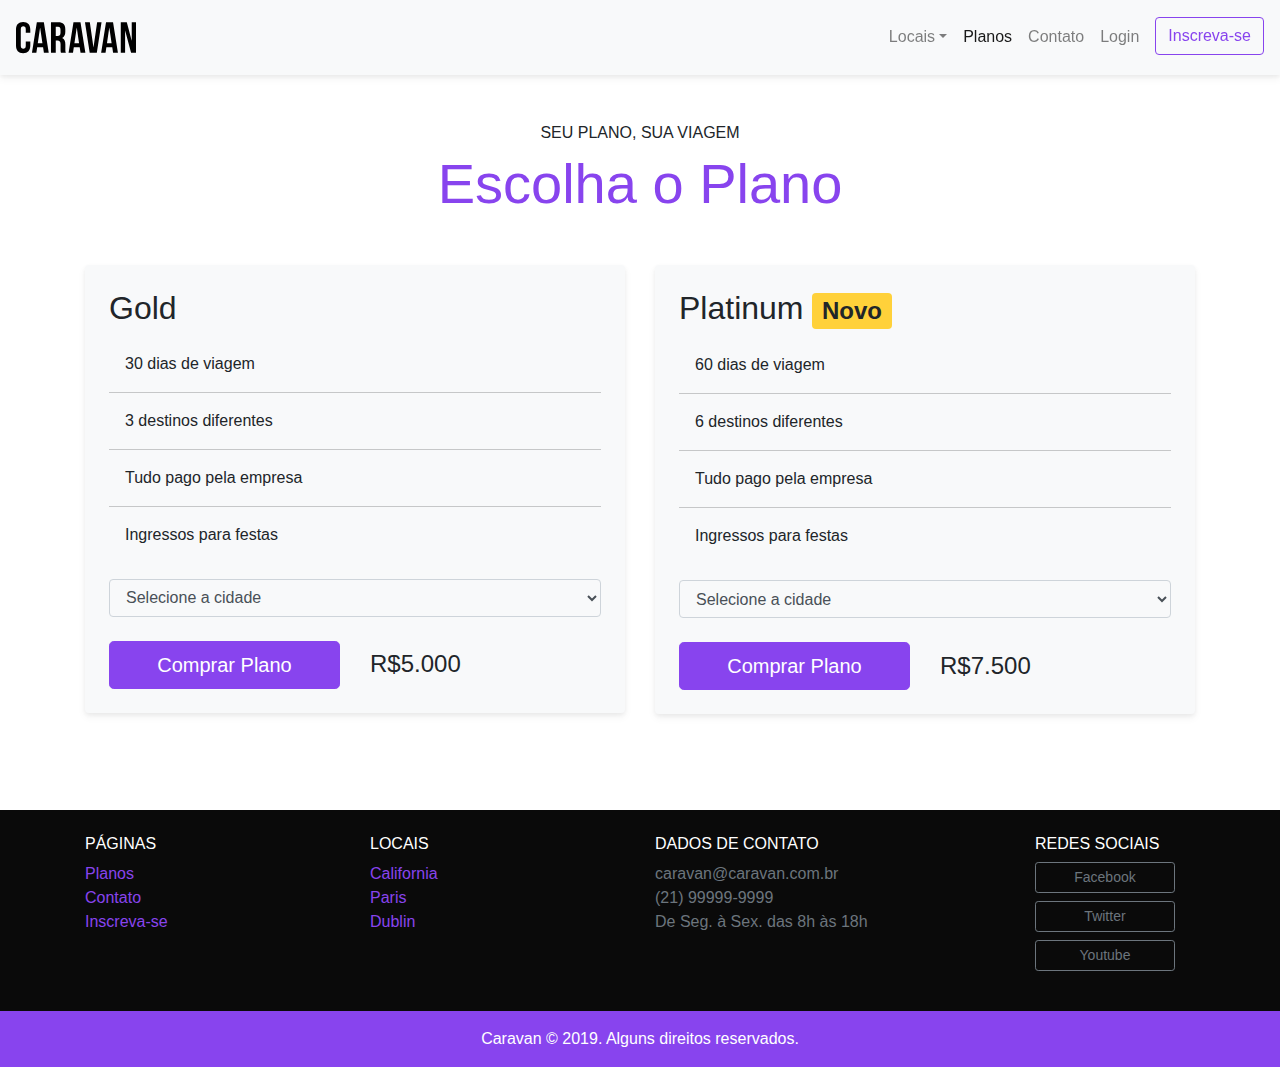
<file: planos.html>
<!DOCTYPE html>
<html>
  <head>
    <title>Caravan | Planos</title>
    <meta charset="utf-8">
    <meta name="viewport" content="width=device-width, initial-scale=1, shrink-to-fit=no">
    <link rel="stylesheet" href="assets/css/bootstrap.css">
    <link rel="stylesheet" href="assets/css/style.css">
  </head>

  <body>
    <!-- Modal -->
    <div class="modal fade" id="login-modal" tabindex="-1" role="dialog" aria-labelledby="modal-login-titulo" aria-hidden="true">
      <div class="modal-dialog" role="document">
        <div class="modal-content">
          <div class="modal-header">
            <h5 class="modal-title" id="modal-login-titulo">Entre na sua conta</h5>
            <button type="button" class="close" data-dismiss="modal" aria-label="Close">
              <span aria-hidden="true">&times;</span>
            </button>
          </div>
          <div class="modal-body">
            <form>
              <div class="form-group">
                <label for="loginEmail1">Email</label>
                <input type="email" class="form-control" id="loginEmail1">
              </div>
              <div class="form-group">
                <label for="loginSenha">Password</label>
                <input type="password" class="form-control" id="loginSenha">
              </div>
              <button type="submit" class="btn btn-primary">Entrar</button>
              <small class="form-text text-muted">Esqueceu a senha? <a href="#">Clique aqui.</a></small>
            </form>
          </div>
        </div>
      </div>
    </div>
    <!-- Fecha Modal -->

    <!-- Inicio Menu -->
    <nav class="navbar navbar-expand-md navbar-light bg-light fixed-top py-3 box-shadow">
      <a class="navbar-brand" href="index.html">
        <img src="assets/img/caravan.svg" alt="Caravan">
      </a>
      
      <button class="navbar-toggler" type="button" data-toggle="collapse" data-target="#navbarSupportedContent" aria-controls="navbarSupportedContent" aria-expanded="false" aria-label="Abrir navegação">
        <span class="navbar-toggler-icon"></span>
      </button>

      <div class="collapse navbar-collapse" id="navbarSupportedContent">
        <ul class="navbar-nav ml-auto">
          <li class="nav-item dropdown">
            <a class="nav-link dropdown-toggle" href="#" id="locaisDropdown" role="button" data-toggle="dropdown" aria-haspopup="true" aria-expanded="false">Locais</a>
            <div class="dropdown-menu" aria-labelledby="locaisDropdown">
              <a class="dropdown-item" href="locais.html">California</a>
              <a class="dropdown-item" href="locais.html">Paris</a>
              <a class="dropdown-item" href="locais.html">Dublin</a>
            </div>
          </li>
          <li class="nav-item">
            <a class="nav-link active" href="planos.html">Planos</a>
          </li>
          <li class="nav-item">
            <a class="nav-link" href="contato.html">Contato</a>
          </li>
          <li class="nav-item">
            <a class="nav-link" href="#" data-toggle="modal" data-target="#login-modal">Login</a>
          </li>
          <li class="nav-item">
            <a class="btn btn-outline-primary ml-md-2" href="inscricao.html">Inscreva-se</a>
          </li>
    
        </ul>
      </div>
    </nav>
    <!-- Fim Menu -->

    <section class="container">
      <div class="text-center my-5">
        <span class="h6 uppercase d-block">Seu plano, sua viagem</span>
        <h2 class="display-4 text-primary">Escolha o Plano</h2>
      </div>

      <div class="row">
        <div class="col-md mb-5">
          <div class="bg-light rounded p-4 box-shadow">
            <h2>Gold</h2>
            <ul class="list-unstyled lista-plano">
              <li><span data-toggle="tooltip" data-placement="top" title="Os 30 dias de viagem mais incríveis da sua vida">30 dias de viagem</span></li>
              <li>3 destinos diferentes</li>
              <li>Tudo pago pela empresa</li>
              <li>Ingressos para festas</li>
            </ul>
            <form>
              <div class="form-group">
                <select class="form-control bg-light" id="inputCidades">
                  <option>Selecione a cidade</option>
                  <option>California</option>
                  <option>Paris</option>
                  <option>Dublin</option>
                </select>
              </div>
            </form>
            <div class="row align-items-center mt-4">
              <div class="col">
                <a href="inscricao.html" class="btn btn-primary btn-lg btn-block">Comprar Plano</a>
              </div>
              <div class="col">
                <span class="h4">R$5.000</span>
              </div>
            </div>
          </div>
        </div>

        <div class="col-md mb-5">
          <div class="bg-light rounded p-4 box-shadow">
            <h2>Platinum <span class="badge badge-success">Novo</span></h2>
            <ul class="list-unstyled lista-plano">
              <li>60 dias de viagem</li>
              <li>6 destinos diferentes</li>
              <li>Tudo pago pela empresa</li>
              <li>Ingressos para festas</li>
            </ul>
            <form>
              <div class="form-group">
                <select class="form-control bg-light" id="inputCidades">
                  <option>Selecione a cidade</option>
                  <option>California</option>
                  <option>Paris</option>
                  <option>Dublin</option>
                </select>
              </div>
            </form>
            <div class="row align-items-center mt-4">
              <div class="col">
                <a href="inscricao.html" class="btn btn-primary btn-lg btn-block">Comprar Plano</a>
              </div>
              <div class="col">
                <span class="h4">R$7.500</span>
              </div>
            </div>
          </div>
        </div>
      </div>
		</section>

    <!-- Inicio Footer -->
    <footer class="bg-dark text-white mt-5">
      <div class="container py-4">
        <div class="row">
          <div class="col-md-3 col-6">
            <h4 class="h6 uppercase">Páginas</h4>
            <ul class="list-unstyled">
              <li><a href="planos.html">Planos</a></li>
              <li><a href="contato.html">Contato</a></li>
              <li><a href="inscricao.html">Inscreva-se</a></li>
            </ul>
          </div>

          <div class="col-md-3 col-6">
            <h4 class="h6 uppercase">Locais</h4>
            <ul class="list-unstyled">
              <li><a href="local.html">California</a></li>
              <li><a href="local.html">Paris</a></li>
              <li><a href="local.html">Dublin</a></li>
            </ul>
          </div>

          <div class="col-md-4">
            <h4 class="h6 uppercase">Dados de contato</h4>
            <ul class="list-unstyled text-secondary">
              <li>caravan@caravan.com.br</li>
              <li>(21) 99999-9999</li>
              <li>De Seg. à Sex. das 8h às 18h</li>
            </ul>
          </div>

          <div class="col-md-2">
            <h4 class="h6 uppercase">Redes sociais</h4>
            <ul class="list-unstyled">
              <li><a href="#" class="btn btn-outline-secondary btn-block btn-sm mb-2" style="max-width: 140px;">Facebook</a></li>
              <li><a href="#" class="btn btn-outline-secondary btn-block btn-sm mb-2" style="max-width: 140px;">Twitter</a></li>
              <li><a href="#" class="btn btn-outline-secondary btn-block btn-sm mb-2" style="max-width: 140px;">Youtube</a></li>
            </ul>
          </div>
        </div>
      </div>

      <div class="bg-primary text-center py-3">
        <p class="mb-0">Caravan &copy; 2019. Alguns direitos reservados.</p>
      </div>
    </footer>
    <!-- Fim Footer -->
    
    <script type="text/javascript" src="assets/js/jquery-3.3.1.slim.min.js"></script>
    <script type="text/javascript" src="assets/js/popper.min.js"></script>
    <script type="text/javascript" src="assets/js/bootstrap.js"></script>
    <script type="text/javascript" src="assets/js/app.js"></script>
  </body>
</html>
</file>
<file: assets/css/style.css>
body {
    padding-top: 75px;
}

.box-shadow {
    box-shadow: 0 2px 4px 0 rgba(0,0,0,.05),
                0 4px 8px 0 rgba(0,0,0,.05);
}

.uppercase {
    text-transform: uppercase;
}

.icone {
    height: 100px;
}

#home-quote {
    background: url(../img/bg-quote.jpg) no-repeat center center;
    background-size: cover;
    background-attachment: fixed;
}

/* Inicio zoom imagem dentro da div */

.item-expand {
    position: relative;
    overflow: hidden;
}

.img-expand {
    max-width: 100%;
    -moz-transition: all 0.3s;
    -webkit-transition: all 0.3s;
    transition: all 0.3s;
}
  
.img-expand:hover {
    -moz-transform: scale(1.1);
    -webkit-transform: scale(1.1);
    transform: scale(1.1);
}

/* Fim zoom imagem dentro da div */

.lista-plano li + li {
    border-top: 1px solid rgba(0,0,0,.2);
}

.lista-plano li {
    padding: 1rem;
}

@media (max-width: 991px) {
    #endereco {
        text-align: center;
    }

    #endereco ul {
        margin: 0 auto 1rem auto;
    }
}

@media(max-width: 767px) {
    #home-quote .display-4 {
        font-size: 2.5rem;
    }

    body {
        padding-top: 0;
    }

    .fixed-top {
        position: relative;
    }
}
</file>
